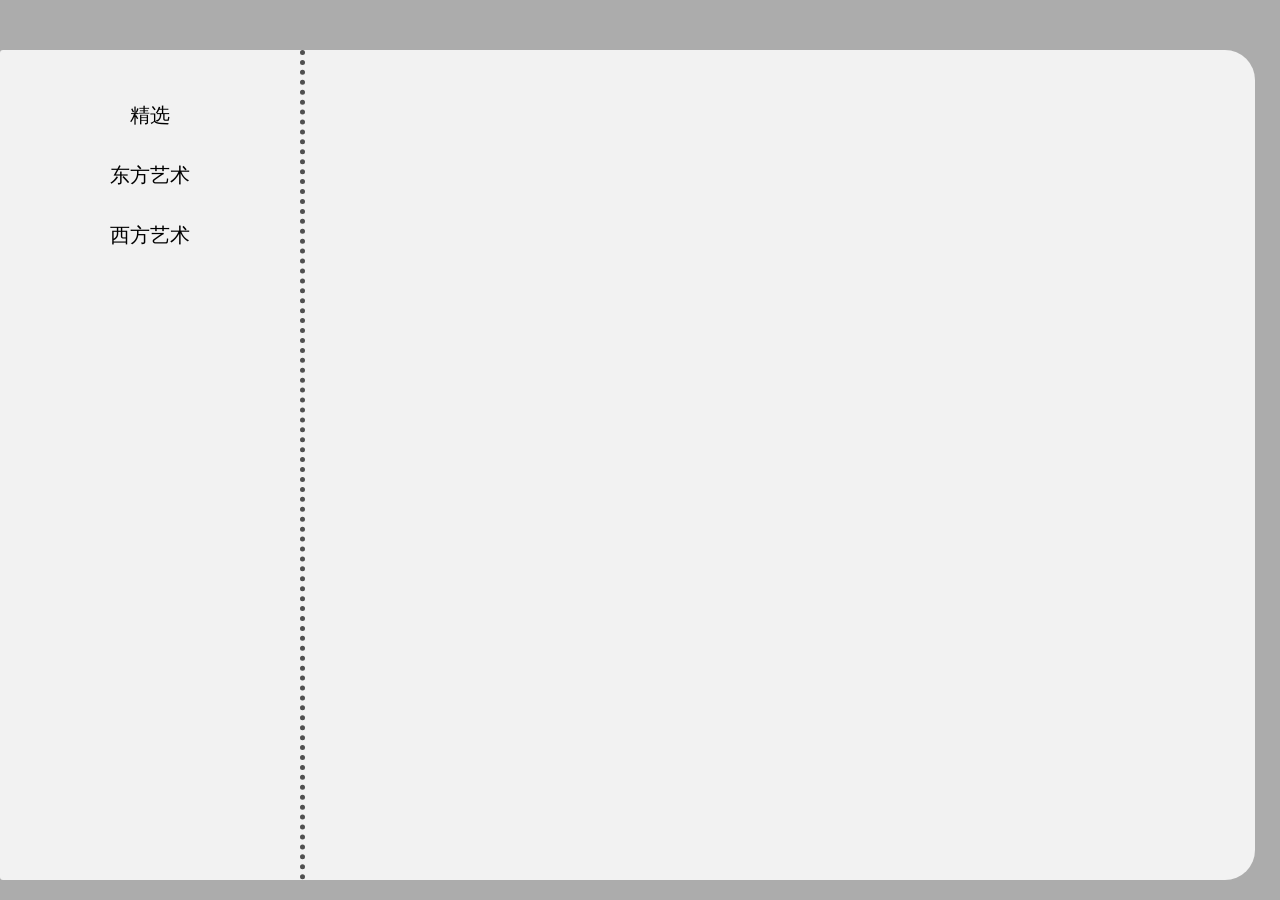
<file: Artico/index.html>
<!DOCTYPE html>
<html lang="zh-CN">

<head>
    <meta charset="UTF-8">
    <meta http-equiv="X-UA-Compatible" content="IE=edge">
    <meta name="viewport" content="width=device-width, initial-scale=1.0">
    <title>Artico</title>
    <link rel="stylesheet" href="css/style.css">
    <script src="js/js-index.js"></script>
</head>

<body>
    <div class="main w">
        <div class="left">
            <button>精选</button>
            <button class="a_e">东方艺术</button>
            <button class="a_w">西方艺术</button>
        </div>
        <div class="center">
            <ul class="east">
            </ul>
            <ul class="west">
            </ul>
        </div>
    </div>
</body>

</html>
</file>
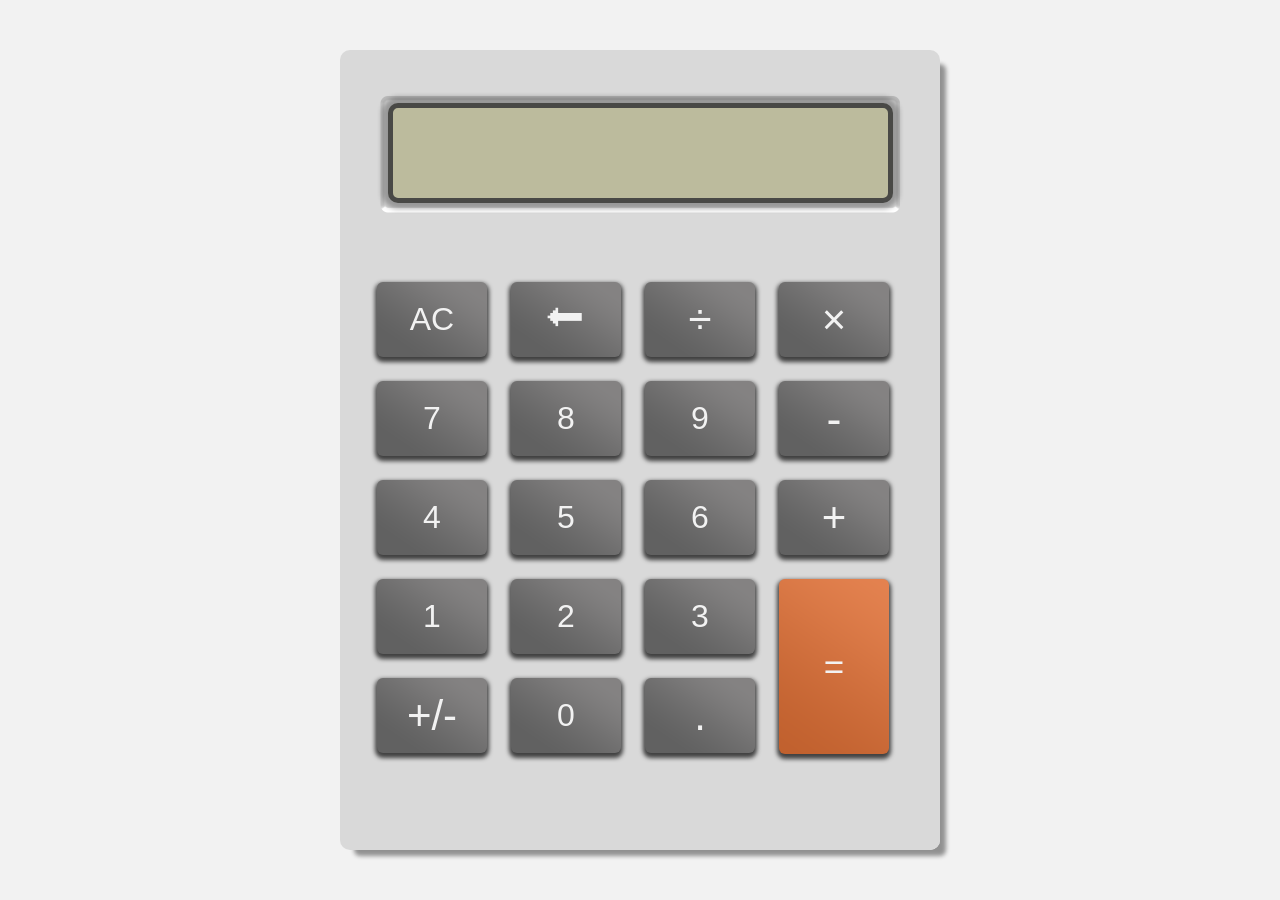
<file: 在线计算器/index.html>
<!DOCTYPE html>
<html lang="zh-CN">

<head>
    <meta charset="UTF-8">
    <meta http-equiv="X-UA-Compatible" content="IE=edge">
    <meta name="viewport" content="width=device-width, initial-scale=1.0">
    <title>在线计算器</title>
    <style>
        @font-face {
            font-family: "SketchRockwell";
            src: url(DIGITAL-Regular.ttf);
        }

        * {
            margin: 0;
            padding: 0;
            border: 0;
        }

        li {
            list-style: none;
        }

        body {
            background-color: #f2f2f2;
        }

        .box {
            position: relative;
            margin: 50px auto;
            width: 600px;
            height: 800px;
        }

        .box img {
            width: 600px;
            height: 800px;
            border-radius: 10px;
            box-shadow: 10px 10px 4px -4px rgba(0, 0, 0, .4);
        }

        .output {
            position: absolute;
            left: 48px;
            top: 53px;
        }

        .output input {
            border: 5px rgba(61, 61, 61, 0.9) solid;
            width: 495px;
            height: 90px;
            outline: none;
            background-color: #bcbb9d;
            border-radius: 10px;
            box-shadow: 0px 0px 5px 6px rgb(0 0 0 / .3);
            text-align: right;
            font-size: 52px;
            color: rgba(31, 30, 30, 0.8);
            font-family: "SketchRockwell";
        }

        .button {
            position: absolute;
            left: 25px;
            top: 220px;
            width: 560px;
            height: 600px;
        }

        .button li button {
            float: left;
            margin: 12px;
            width: 110px;
            height: 75px;
            font-size: 32px;
            color: #f2f2f2;
            background-image: url(img/num.png);
            background-position: center;
            border-radius: 6px;
            box-shadow: 0px 3px 4px 2px rgba(0, 0, 0, .7);
        }

        .button .select {
            float: right;
            width: 110px;
            height: 175px;
            margin-right: 36px;
            font-size: 35px;
            background-image: url(img/=.png);
            background-position: center;
            border-radius: 6px;
            box-shadow: 0px 3px 4px 2px rgba(0, 0, 0, .7);
        }

        button:active {
            background-image: none !important;
            background-color: #616161;
            box-shadow: 0px 3px 8px 4px rgba(0, 0, 0, .2) inset !important;
        }

        .select:active {
            background-image: none !important;
            background-color: #c1612e;
            box-shadow: 0px 3px 8px 4px rgba(0, 0, 0, .2) inset !important;
        }
    </style>
</head>

<body>
    <div class="box">
        <img src="img/input.png">
        <div class="output">
            <input value="" disabled="disabled">
        </div>
        <div class="button">
            <ul>
                <li><button class="clear">AC</button></li>
                <!--0-->
                <li><button class="back" style="font-size: 42px;">⬅</button></li>
                <!--1-->
                <li><button class="operator" style="font-size: 42px;">÷</button></li>
                <!--2-->
                <li><button class="operator" style="font-size: 42px;">×</button></li>
                <!--3-->
                <li><button class="num">7</button></li>
                <!--4-->
                <li><button class="num">8</button></li>
                <!--5-->
                <li><button class="num">9</button></li>
                <!--6-->
                <li><button class="operator" style="font-size: 45px;">-</button></li>
                <!--7-->
                <li><button class="num">4</button></li>
                <!--8-->
                <li><button class="num">5</button></li>
                <!--9-->
                <li><button class="num">6</button></li>
                <!--10-->
                <li><button class="operator" style="font-size: 42px;">+</button></li>
                <!--11-->
                <li><button class="num">1</button></li>
                <!--12-->
                <li><button class="num">2</button></li>
                <!--13-->
                <li><button class="num">3</button></li>
                <!--14-->
                <li><button class="select">=</button></li>
                <!--15-->
                <li><button class="change" style="font-size: 42px;">+/-</button></li>
                <!--16-->
                <li><button class="num">0</button></li>
                <!--17-->
                <li><button class="num" style="font-size: 42px;">.</button></li>
                <!--18-->
            </ul>
        </div>
    </div>
    <script>
        var output = document.querySelector('input')
        var ul = document.querySelector('ul')
        var button = ul.querySelectorAll('button')
        var num = ul.querySelectorAll('.num')
        //第一个数
        var numValue1 = ''
        //第二个数
        var numValue2 = ''
        //操作符
        var opear = ''
        for (var j = 0; j < num.length; j++) {
            num[j].onclick = function () {
                if (opear == '') {
                    numValue1 += this.innerText
                    output.value = numValue1
                } else {
                    numValue2 += this.innerText
                    output.value = numValue1 + opear + numValue2
                }
            }
        }
        num[10].onclick = function () {
            if (opear == '') {
                numValue1 += this.innerText
                output.value = numValue1
            } else {
                numValue2 += this.innerText
                output.value = numValue1 + opear + numValue2
            }
            this.disabled = 'disabled'
        }
        var operators = ul.querySelectorAll('.operator')
        for (i = 0; i < operators.length; i++) {
            operators[i].onclick = function () {
                if (numValue1 !== '') {
                    opear = this.innerText
                    output.value = numValue1 + opear
                    num[10].disabled = ''
                }
            }
        }
        var result = ul.querySelector('.select')
        result.onclick = function () {
            var one = parseFloat(numValue1)
            if (numValue2 !== '') {
                var two = parseFloat(numValue2)
            } else {
                two = parseFloat(numValue1)
            }
            var r = null
            switch (opear) {
                case '+':
                    r = one + two
                    break
                case '-':
                    r = one - two
                    break
                case '×':
                    r = one * two
                    break
                case '÷':
                    if (two == 0) {
                        alert('除数不能为0')
                    } else {
                        r = one / two
                    } break
            }
            numValue1 = r
            numValue2 = ''
            output.value = r
            console.log(one, two);
        }
        var back = ul.querySelector('.back')
        back.onclick = function () {
            if (numValue1.length !== 1 && numValue2 == '' && opear == '') {
                numValue1 = numValue1.substring(0, numValue1.length - 1)
                output.value = numValue1
            } else if (numValue1.length == 1 && opear == '' && numValue2 == '') {
                numValue1 = ''
                output.value = numValue1
            } else if (opear !== '' && numValue2 == '') {
                opear = ''
                output.value = numValue1
            } else if (numValue2.length !== 1) {
                numValue2 = numValue2.substring(0, numValue1.length - 1)
                output.value = numValue1 + opear + numValue2
            } else if (numValue2.length == 1) {
                numValue2 = ''
                output.value = numValue1 + opear
            }
        }
        var change = ul.querySelector('.change')
        change.onclick = function () {
            if (numValue2 == '') {
                numValue1 = -1 * numValue1
                output.value = numValue1
            } else {
                numValue2 = -1 * numValue2
                output.value = numValue1 + opear + numValue2
            }
        }
        var clear = ul.querySelector('.clear')
        clear.onclick = function () {
            numValue1 = ''
            numValue2 = ''
            opear = ''
            output.value = '0'
            num[10].disabled = ''
        }
    </script>
</body>

</html>
</file>
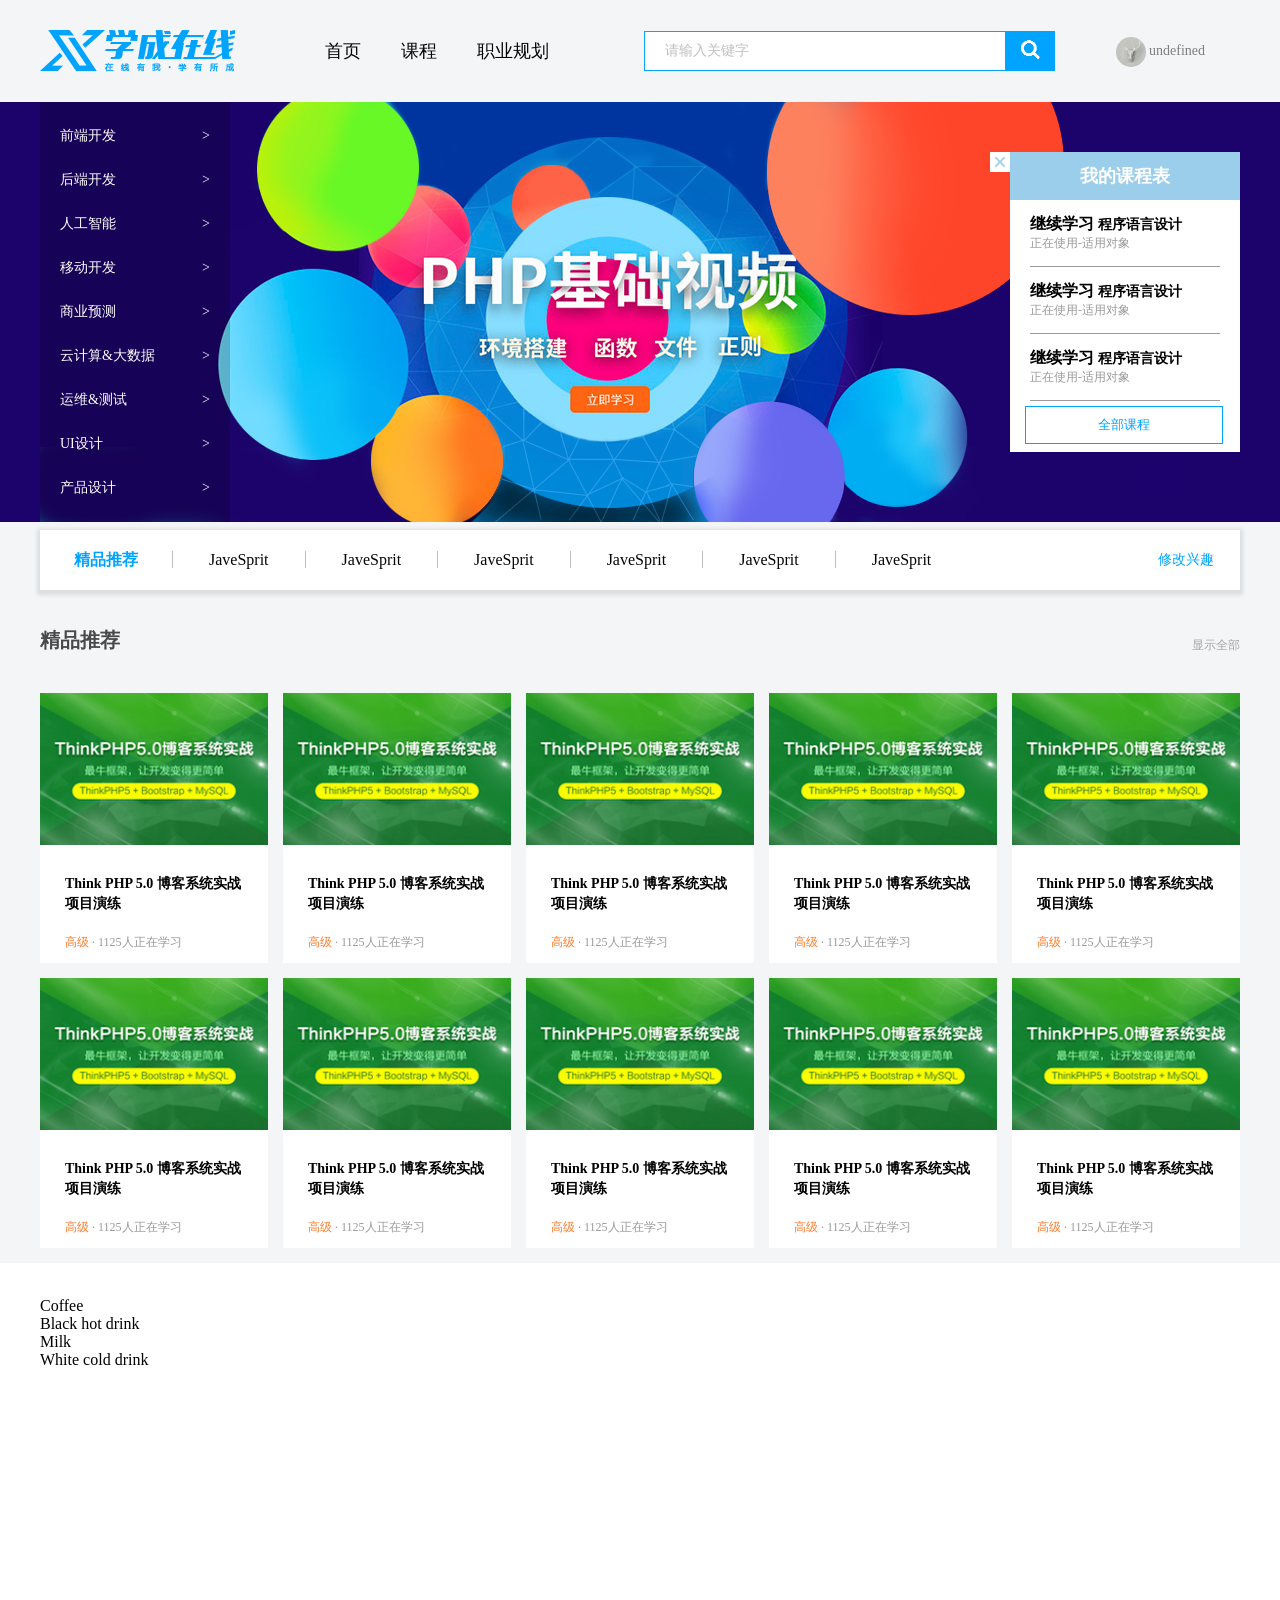
<file: 学成网首页/index.html>
<!DOCTYPE html>
<html>

<head>
    <title>学成在线首页</title>
    <link rel="stylesheet" href="style.css">
</head>

</html>

<body>
    <div class="header w">
        <div class="logo">
            <img src="img/学成在线.png">
        </div>
        <div class="nav">
            <ul>
                <li><a href="#">首页</a></li>
                <li><a href="#">课程</a></li>
                <li><a href="#">职业规划</a></li>
            </ul>
        </div>
        <div class="search">
            <input id="search" type=txet value="请输入关键字">
            <button><img src="img/fa-search.png"></button>
        </div>
        <div class="user">
            <img src="img/user.jpg" align="middle">
            <span>DeepMind</span>
        </div>
    </div>
    <div class="banner">
        <div class="w">
            <div class="subnav">
                <li><a href="#">前端开发<span>></span></a>
                    <ul class="nextnav">
                        <li><a href="#">二级菜单开发</a></li>
                        <li><a href="#">二级开发</a></li>
                        <li><a href="#">二级菜单开发</a></li>
                        <li><a href="#">二级开发</a></li>
                        <li><a href="#">二级菜单开发</a></li>
                        <li><a href="#">二菜开发</a></li>
                        <li><a href="#">二级单开发</a></li>
                        <li><a href="#">二级菜单开发</a></li>
                        <li><a href="#">菜单</a></li>
                    </ul>
                </li>
                <li><a href="#">后端开发<span>></span></a>
                    <ul class="nextnav">
                        <li><a href="#">二单开发</a></li>
                        <li><a href="#">级开发</a></li>
                        <li><a href="#">二菜单开发</a></li>
                        <li><a href="#">二级开刷动啊发</a></li>
                        <li><a href="#">二级单开发</a></li>
                        <li><a href="#">菜发</a></li>
                        <li><a href="#">二单开发</a></li>
                        <li><a href="#">菜单开是大发</a></li>
                        <li><a href="#">菜是单</a></li>
                    </ul>
                </li>
                <li><a href="#">人工智能<span>></span></a></li>
                <li><a href="#">移动开发<span>></span></a></li>
                <li><a href="#">商业预测<span>></span></a></li>
                <li><a href="#">云计算&大数据<span>></span></a></li>
                <li><a href="#">运维&测试<span>></span></a></li>
                <li><a href="#">UI设计<span>></span></a></li>
                <li><a href="#">产品设计<span>></span></a></li>
            </div>
            <div class="course">
                <div class="closeCourse">
                    <button>×</button>
                </div>
                <h2>我的课程表</h2>
                <div class="bd">
                    <ul>
                        <li><a href="#">
                                <h2>继续学习<span>&nbsp程序语言设计</span></h2>
                                <p>正在使用-适用对象</p>
                            </a></li>
                        <li><a href="#">
                                <h2>继续学习<span>&nbsp程序语言设计</span></h2>
                                <p>正在使用-适用对象</p>
                            </a></li>
                        <li><a href="#">
                                <h2>继续学习<span>&nbsp程序语言设计</span></h2>
                                <p>正在使用-适用对象</p>
                            </a></li>
                    </ul>
                    <button>全部课程</button>
                </div>
            </div>

        </div>
    </div>
    <div class="goods w">
        <h3>精品推荐</h3>
        <ul>
            <li><a href="#">JaveSprit</a></li>
            <li><a href="#">JaveSprit</a></li>
            <li><a href="#">JaveSprit</a></li>
            <li><a href="#">JaveSprit</a></li>
            <li><a href="#">JaveSprit</a></li>
            <li><a href="#">JaveSprit</a></li>
        </ul>
        <div class="mod">
            <a href="#">修改兴趣</a>
        </div>
    </div>
    <div class="box-hd w">
        <h3>精品推荐</h3>
        <a href="#">显示全部</a>
    </div>
    <div class="list w">
        <ul class="clearfix">
            <a href="#">
                <li><img src="img/图层133.png" alt="推荐图">
                    <div class="text">
                        <h4>Think PHP 5.0 博客系统实战项目演练</h4>
                        <p>高级<span>&nbsp·&nbsp1125人正在学习</span></p>
                    </div>
                </li>
            </a>
            <a href="#">
                <li><img src="img/图层133.png" alt="推荐图">
                    <div class="text">
                        <h4>Think PHP 5.0 博客系统实战项目演练</h4>
                        <p>高级<span>&nbsp·&nbsp1125人正在学习</span></p>
                    </div>
                </li>
            </a>
            <a href="#">
                <li><img src="img/图层133.png" alt="推荐图">
                    <div class="text">
                        <h4>Think PHP 5.0 博客系统实战项目演练</h4>
                        <p>高级<span>&nbsp·&nbsp1125人正在学习</span></p>
                    </div>
                </li>
            </a>
            <a href="#">
                <li><img src="img/图层133.png" alt="推荐图">
                    <div class="text">
                        <h4>Think PHP 5.0 博客系统实战项目演练</h4>
                        <p>高级<span>&nbsp·&nbsp1125人正在学习</span></p>
                    </div>
                </li>
            </a>
            <a href="#">
                <li><img src="img/图层133.png" alt="推荐图">
                    <div class="text">
                        <h4>Think PHP 5.0 博客系统实战项目演练</h4>
                        <p>高级<span>&nbsp·&nbsp1125人正在学习</span></p>
                    </div>
                </li>
            </a>
            <a href="#">
                <li><img src="img/图层133.png" alt="推荐图">
                    <div class="text">
                        <h4>Think PHP 5.0 博客系统实战项目演练</h4>
                        <p>高级<span>&nbsp·&nbsp1125人正在学习</span></p>
                    </div>
                </li>
            </a>
            <a href="#">
                <li><img src="img/图层133.png" alt="推荐图">
                    <div class="text">
                        <h4>Think PHP 5.0 博客系统实战项目演练</h4>
                        <p>高级<span>&nbsp·&nbsp1125人正在学习</span></p>
                    </div>
                </li>
            </a>
            <a href="#">
                <li><img src="img/图层133.png" alt="推荐图">
                    <div class="text">
                        <h4>Think PHP 5.0 博客系统实战项目演练</h4>
                        <p>高级<span>&nbsp·&nbsp1125人正在学习</span></p>
                    </div>
                </li>
            </a>
            <a href="#">
                <li><img src="img/图层133.png" alt="推荐图">
                    <div class="text">
                        <h4>Think PHP 5.0 博客系统实战项目演练</h4>
                        <p>高级<span>&nbsp·&nbsp1125人正在学习</span></p>
                    </div>
                </li>
            </a>
            <a href="#">
                <li><img src="img/图层133.png" alt="推荐图">
                    <div class="text">
                        <h4>Think PHP 5.0 博客系统实战项目演练</h4>
                        <p>高级<span>&nbsp·&nbsp1125人正在学习</span></p>
                    </div>
                </li>
            </a>
        </ul>
    </div>
    <div class="footer">
        <div class="w">
            <dl>
                <dt>Coffee</dt>
                <dd>Black hot drink</dd>
                <dt>Milk</dt>
                <dd>White cold drink</dd>
            </dl>
        </div>
    </div>
    <script src="script.js"></script>
</body>
</file>
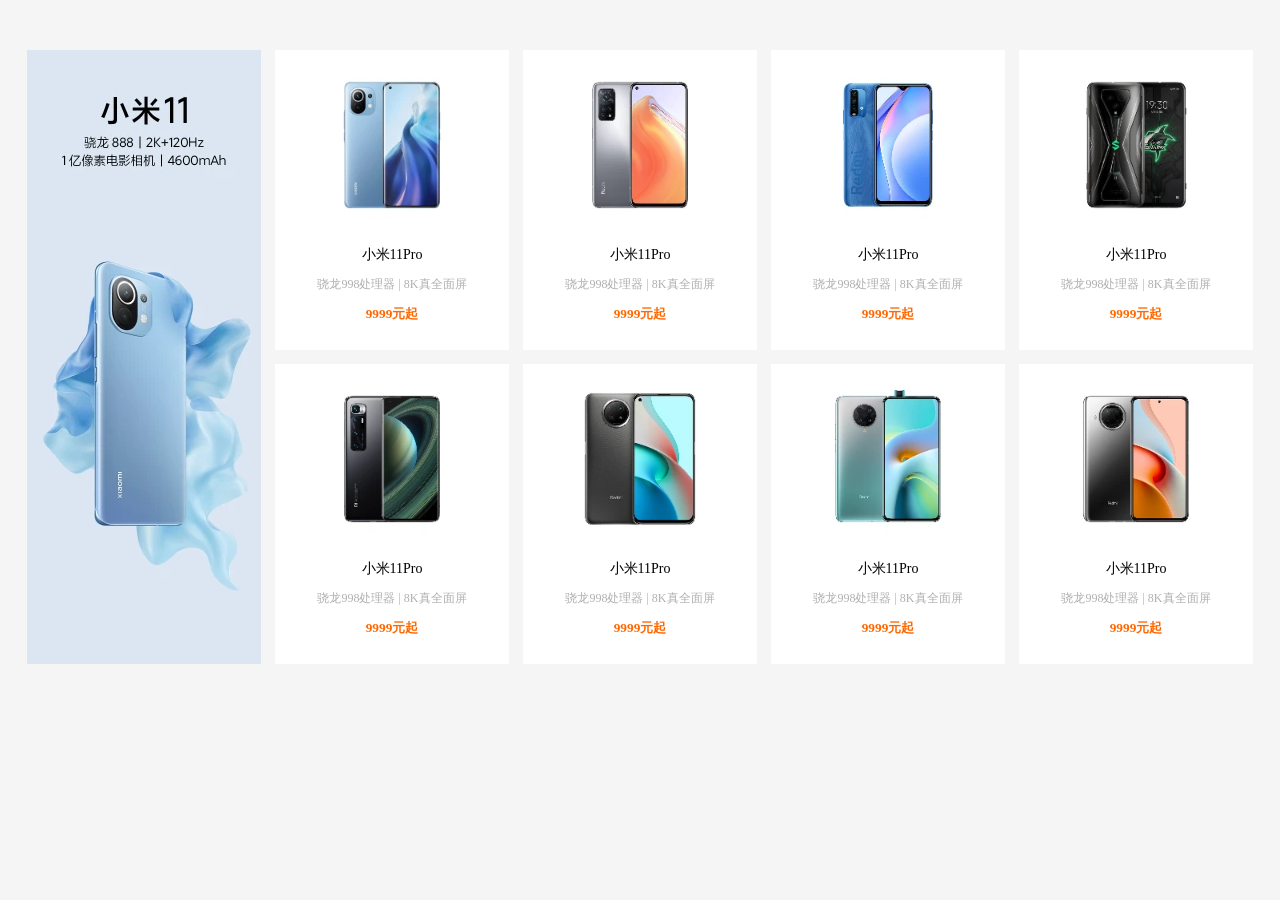
<file: 小米首页/index.html>
<html>
<head>
    <style>
        *{
            margin: 0;
            padding: 0;
        }
        body{
            background-color: #f5f5f5;
        }
        .box{
            width: 1226px;
            height: 614px;
            background-color:#f5f5f5;
            margin: 50px auto;
        }
        .left{
            float: left;
            width: 234px;
            height: 614px;
        }
        .left:hover{
            box-shadow:-10px 10px 15px -4px rgba(0,0,0,.2);
        }
        .right{
            float: left;
            width: 992px;
            height: 614px;
            background-color:#f5f5f5;
        }
        .right>div{
            float: left;
            width: 234px;
            height: 300px;
            background-color: #fff;
            margin-left:14px;
            margin-bottom: 14px;
            text-align: center;
        }
        .right>div:hover{
            box-shadow:10px 10px 20px -4px rgba(39, 39, 39, 0.1);
        }
        .right img{
            width: 160px;
            height: 160px;
            margin: 15px 37px;
        }
        h4{
            font-size: 14px;
            font-weight: 400;
            margin-top: 6px;
        }
        p{
            font-size: 12px;
            margin-top: 12px;
            margin-bottom: 12px;
            color: #b0b0b0;
        }
        em{
            font-style: normal;
            color: #b0b0b0;
        }
        h5{
            color: #ff6700;
        }

    </style>
</head>

<body>
    <div class="box">
        <div class="left">
            <a href="#">
            <img src="img/5.jpg" alt="">
            </a>
        </div>
        <div class="right">
            <div>
                <a href="#">
                    <img src="img/1.jpg" alt=""></a>
                    <h4>小米11Pro</h4>
                    <p>骁龙998处理器
                    <em>|</em>
                    <span>8K真全面屏</span></p>
                    <h5>9999元起</h5>
            </div>
            <div>
                <a href="#">
                    <img src="img/2.jpg" alt=""></a>
                    <h4>小米11Pro</h4>
                    <p>骁龙998处理器
                    <em>|</em>
                    <span>8K真全面屏</span></p>
                    <h5>9999元起</h5>
            </div>
            <div>
                <a href="#">
                    <img src="img/3.jpg" alt=""></a>
                    <h4>小米11Pro</h4>
                    <p>骁龙998处理器
                    <em>|</em>
                    <span>8K真全面屏</span></p>
                    <h5>9999元起</h5>
            </div>
            <div>
                <a href="#">
                    <img src="img/4.jpg" alt=""></a>
                    <h4>小米11Pro</h4>
                    <p>骁龙998处理器
                    <em>|</em>
                    <span>8K真全面屏</span></p>
                    <h5>9999元起</h5>
            </div>
            <div>
                <a href="#">
                    <img src="img/6.jpg" alt=""></a>
                    <h4>小米11Pro</h4>
                    <p>骁龙998处理器
                    <em>|</em>
                    <span>8K真全面屏</span></p>
                    <h5>9999元起</h5>
            </div>
            <div>
                <a href="#">
                    <img src="img/7.jpg" alt=""></a>
                    <h4>小米11Pro</h4>
                    <p>骁龙998处理器
                    <em>|</em>
                    <span>8K真全面屏</span></p>
                    <h5>9999元起</h5>
            </div>
            <div>
                <a href="#">
                    <img src="img/8.jpg" alt=""></a>
                    <h4>小米11Pro</h4>
                    <p>骁龙998处理器
                    <em>|</em>
                    <span>8K真全面屏</span></p>
                    <h5>9999元起</h5>
            </div>
            <div>
                <a href="#">
                    <img src="img/9.jpg" alt=""></a>
                    <h4>小米11Pro</h4>
                    <p>骁龙998处理器
                    <em>|</em>
                    <span>8K真全面屏</span></p>
                    <h5>9999元起</h5>
            </div>
        </div>
    </div>
</body>
</html>
</file>
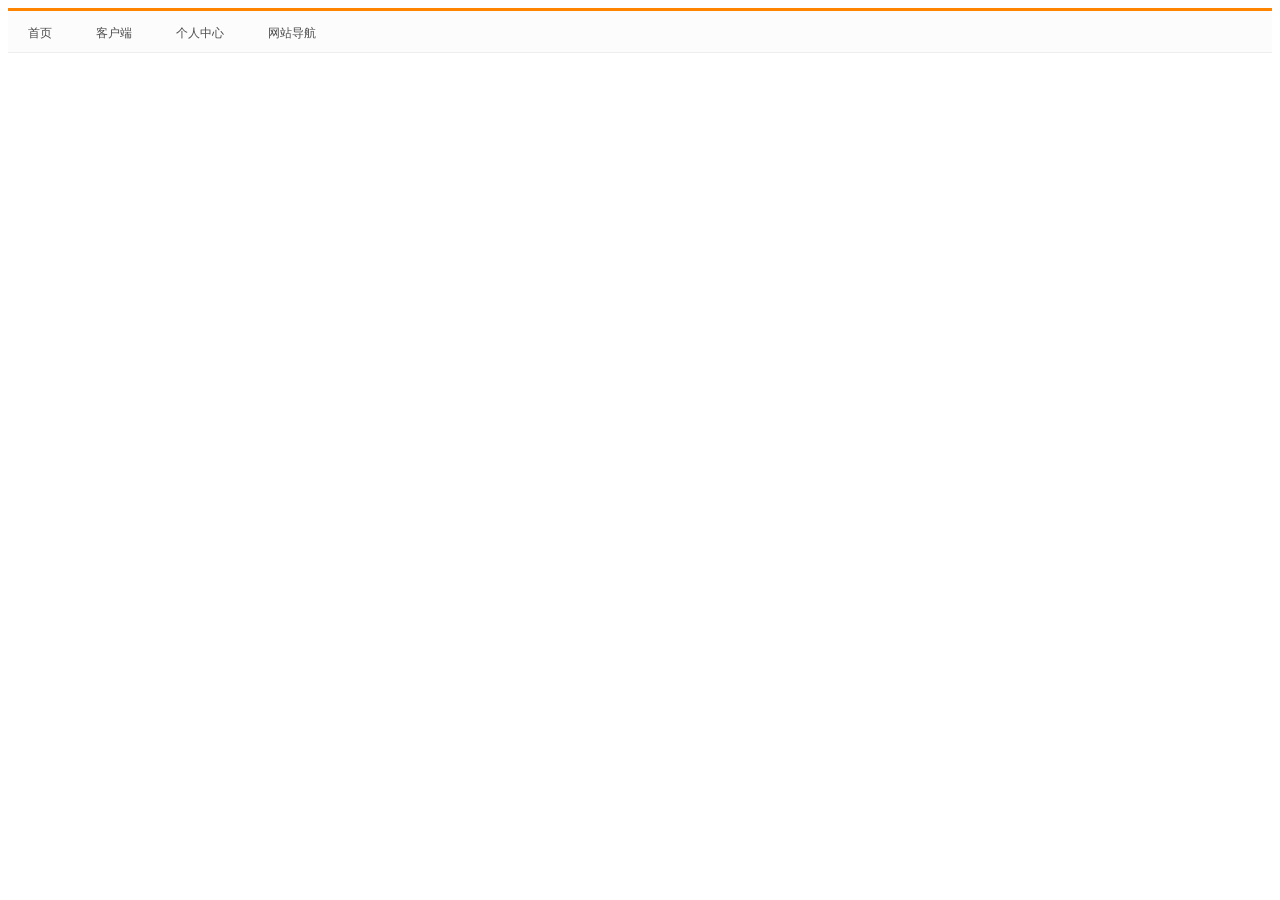
<file: 新浪首页/index.html>
<!DOCTYPE html>
<html lang="cn">
<head>
    <meta charset="UTF-8">
    <title> 新浪</title>
    <link rel="stylesheet" href=css/style.css>
</head>
<body>
    <div class="tittle">
        <a href="#">首页</a>
        <a href="#">客户端</a>
        <a href="#">个人中心</a>
        <a href="#">网站导航</a>
    </div>
</body>
</file>
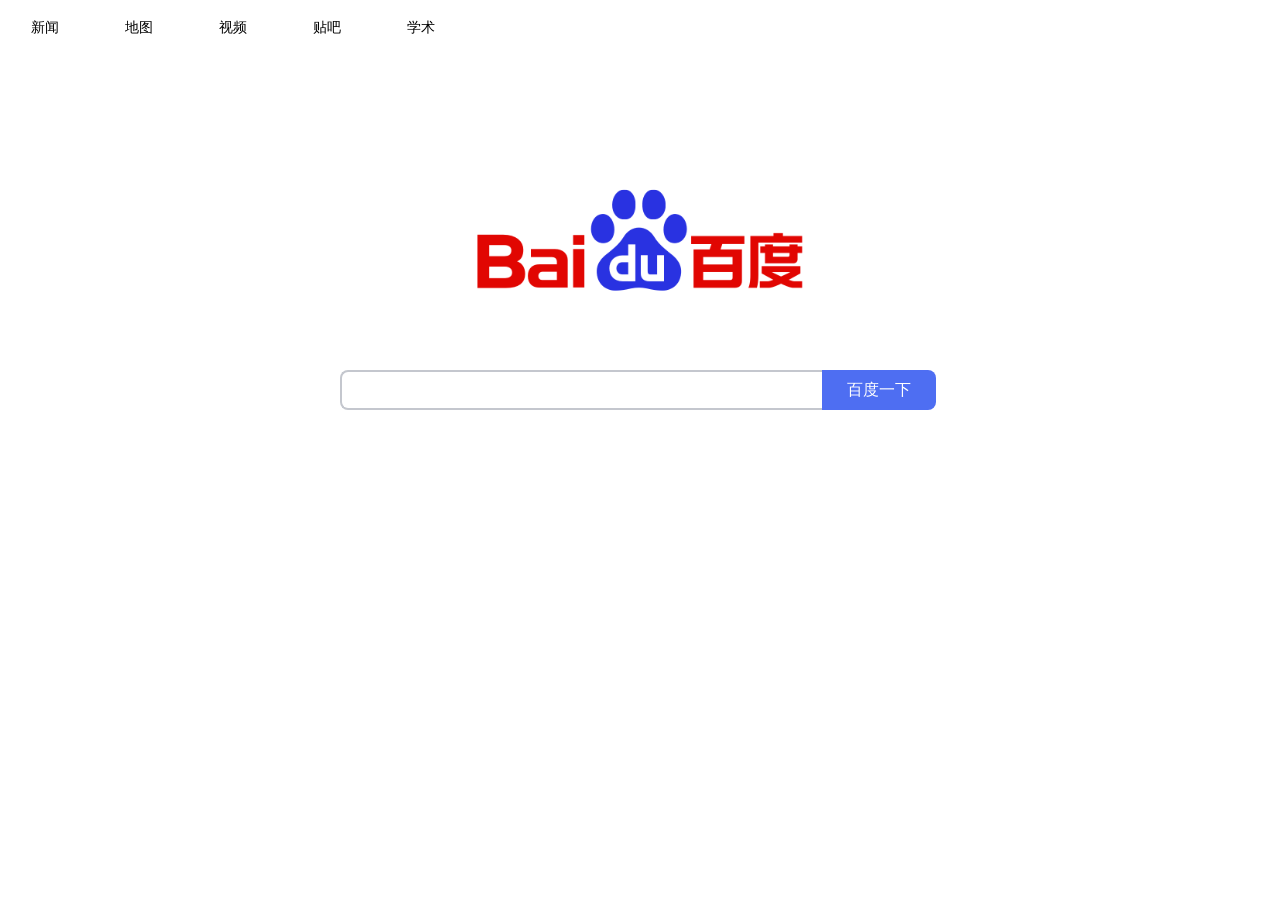
<file: 百度/index.html>
<!DOCTYPE html>
<html lang="cn">
<head>
    <meta charset="UTF-8">
    <title>百度</title>
    <link rel="stylesheet" href=css/style.css>
</head>
<body>
<div class="header">
    <div class="list">
    <a href="http://news.baidu.com"target="_blank">新闻</a>
    <a href="https://map.baidu.com/@12735043.78,4289480.73,12z"target="_blank">地图</a>
    <a href="https://haokan.baidu.com/?sfrom=baidu-top" target="_blank">视频</a>
    <a href="http://tieba.baidu.com/" target="_blank">贴吧</a>
    <a href="https://xueshu.baidu.com/" target="_blank">学术</a>
    </div>
    <div class="weather">
    <iframe width="280" scrolling="no" height="60px" frameborder="0" allowtransparency="true" src="http://i.tianqi.com/index.php?c=code&id=34&icon=1&num=3"></iframe>
    </div>
</div>    
<div class="body">
    <div class="logo">
        <a href="http://www.baidu.com" target="_blank" title="首页">
        <img src=css/img/1.png alt="百度一下 你就知道">
        </a>
    </div>  
    <div class="search">
        <div class="left">
            <input class=input type="text">
        </div>
        <div class="right">
            <input class=submit type="submit" value="百度一下">
        </div>
    </div>
</div>    
</body>
</file>
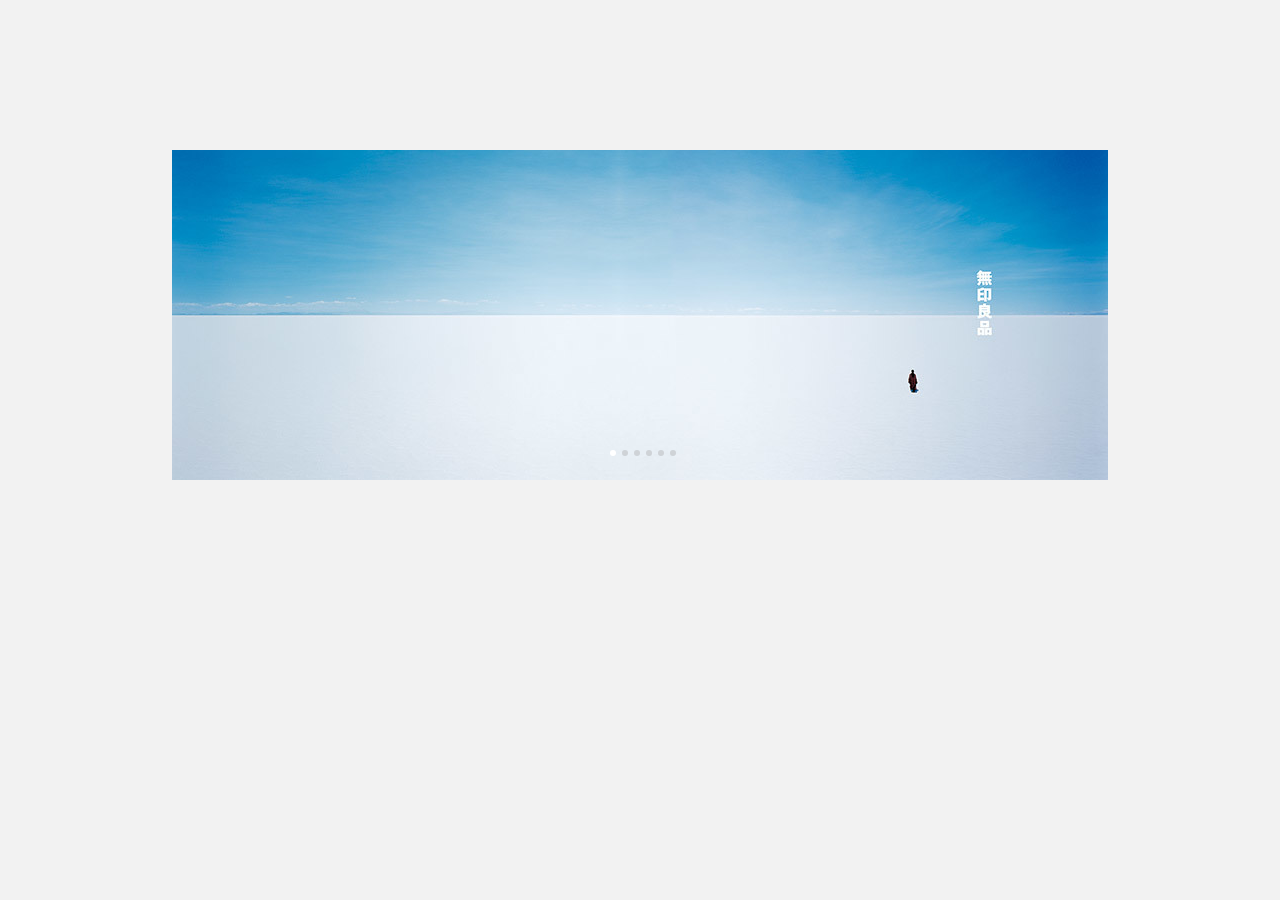
<file: 轮播图模块/index.html>
<!DOCTYPE html>
<html lang="zh-CN">

<head>
    <meta charset="UTF-8">
    <meta http-equiv="X-UA-Compatible" content="IE=edge">
    <meta name="viewport" content="width=device-width, initial-scale=1.0">
    <title>Document</title>
    <style>
        * {
            margin: 0;
            padding: 0;
        }

        a {
            text-decoration: none;
        }

        li {
            list-style: none;
        }

        body {
            padding-top: 150px;
            background-color: #f2f2f2;
        }

        .banner {
            position: relative;
            width: 936px;
            height: 330px;
            margin: auto;
            overflow: hidden;
        }

        .banner ul {
            position: absolute;
            left: 0;
            top: 0;
            width: 700%;
        }

        .banner ul li {
            float: left;
        }

        .banner ul li img {
            width: 936px;
        }

        .pre,
        .next {
            display: none;
            position: absolute;
            top: 150px;
            width: 30px;
            height: 30px;
            text-align: center;
            font-size: 30px;
        }

        .pre a,
        .next a {
            color: #c0c0c0;
        }

        .pre {
            left: 0;
        }

        .pre a:hover,
        .next a:hover {
            color: #ffff;
        }

        .next {
            right: 0;
        }

        .circle {
            position: absolute;
            bottom: 20px;
            left: 50%;
            width: 100px;
            margin-left: -50px;
            text-align: center;
        }

        .circle li {
            display: inline-block;
            width: 6px;
            height: 6px;
            margin-left: 6px;
            border-radius: 50%;
            background-color: rgba(148, 145, 145, 0.3);
        }

        .circle .select {
            background-color: #fff;
        }
    </style>
    <script src="js/animate.js"></script>
    <script src="js/index-js.js"></script>
</head>

<body>
    <div class="banner">
        <ul>
            <li><img src="img/无印良品地平线海报1.jpg"></li>
            <li><img src="img/无印良品地平线海报2.jpg"></li>
            <li><img src="img/无印良品地平线海报3.jpg"></li>
            <li><img src="img/无印良品地平线海报4.jpg"></li>
            <li><img src="img/无印良品地平线海报5.jpg"></li>
            <li><img src="img/无印良品地平线海报6.jpg"></li>
        </ul>
        <div class="pre">
            <a href="javascript:;">&lt;</a>
        </div>
        <div class="next">
            <a href="javascript:;">&gt;</a>
        </div>
        <ol class="circle">
        </ol>
    </div>
</body>

</html>
</file>
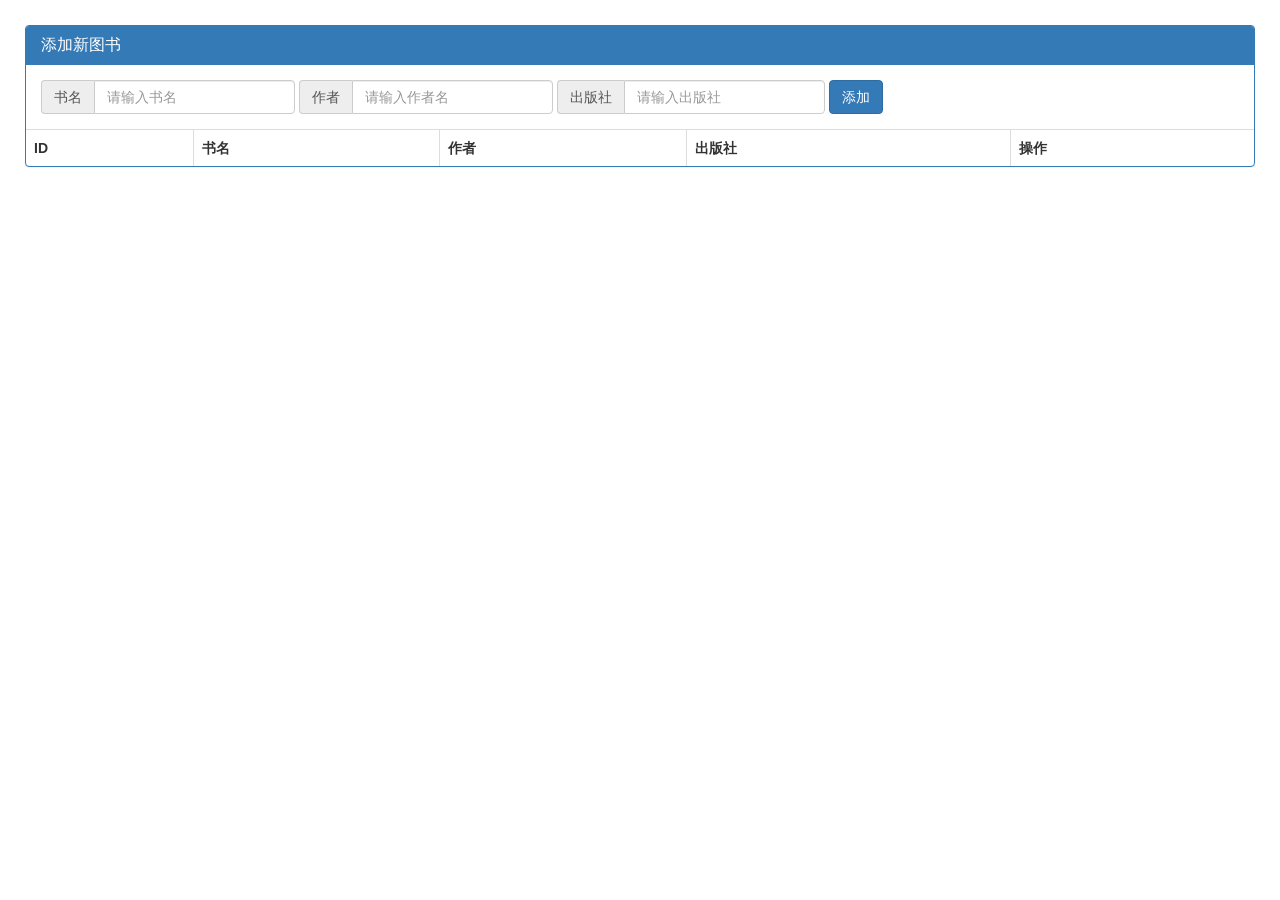
<file: Ajax/图书管理系统.html>
<!DOCTYPE html>
<html lang="zh-CN">

<head>
    <meta charset="UTF-8">
    <meta http-equiv="X-UA-Compatible" content="IE=edge">
    <meta name="viewport" content="width=device-width, initial-scale=1.0">
    <title>Document</title>
    <link rel="stylesheet" href="../lib/bootstrap-3.4.1-dist/css/bootstrap.min.css">
    <script src="../jQuery.js"></script>
    <script>
        $(function () {
            getBooksList()
            function getBooksList () {
                $.get('http://www.liulongbin.top:3006/api/getbooks', function (rel) {
                    if (rel.status !== 200) return alert(rel.msg)
                    var raw = []
                    $.each(rel.data, function (i, item) {
                        raw.push('<tr><td>' + item.id + '</td><td>' + item.bookname + '</td><td>' + item.author + '</td><td>' + item.publisher + '</td><td><a href="javascript:;" class="del" data-id="' + item.id + '">删除</a></td></tr>')
                    })
                    // a链接需要用双引号
                    $('#bookBody').empty().append(raw.join(''))
                })
            }
            //删除图书操作
            // 通过代理的方式为动态创建出的a链接添加事件
            $('#bookBody').on('click', '.del', function () {
                var id = $(this).attr('data-id')
                $.get('http://www.liulongbin.top:3006/api/delbook', { 'id': id }, function (rel) {
                    if (rel.status !== 200) return alert(rel.msg)
                    getBooksList()
                })
            })
            // 添加图书操作
            $('.btn-add').on('click', function () {
                var bookName = $('#iptBookName').val()
                var author = $('#iptAuthor').val()
                var publisher = $('#iptPublisher').val()
                $.post('http://www.liulongbin.top:3006/api/addbook', { 'bookname': bookName, 'author': author, 'publisher': publisher }, function (rel) {
                    if (rel.status !== 201) return alert(rel.msg)
                    getBooksList()
                })
            })

        })
    </script>
</head>

<body style="padding: 25px;">

    <!-- panel面板 -->
    <div class="panel panel-primary">
        <div class="panel-heading">
            <h3 class="panel-title">添加新图书</h3>
        </div>
        <div class="panel-body form-inline">


            <div class="input-group">
                <div class="input-group-addon">书名</div>
                <input type="text" class="form-control" id="iptBookName" placeholder="请输入书名">
            </div>

            <div class="input-group">
                <div class="input-group-addon">作者</div>
                <input type="text" class="form-control" id="iptAuthor" placeholder="请输入作者名">
            </div>
            <div class="input-group">
                <div class="input-group-addon">出版社</div>
                <input type="text" class="form-control" id="iptPublisher" placeholder="请输入出版社">
            </div>
            <button class="btn btn-primary btn-add">添加</button>


        </div>
        <!-- 图书的表格 -->


        <table class="table table-bordered table-hover">
            <thead>
                <tr>
                    <th>ID</th>
                    <th>书名</th>
                    <th>作者</th>
                    <th>出版社</th>
                    <th>操作</th>
                </tr>
            </thead>
            <tbody id="bookBody">

            </tbody>
        </table>

</body>

</html>
</file>
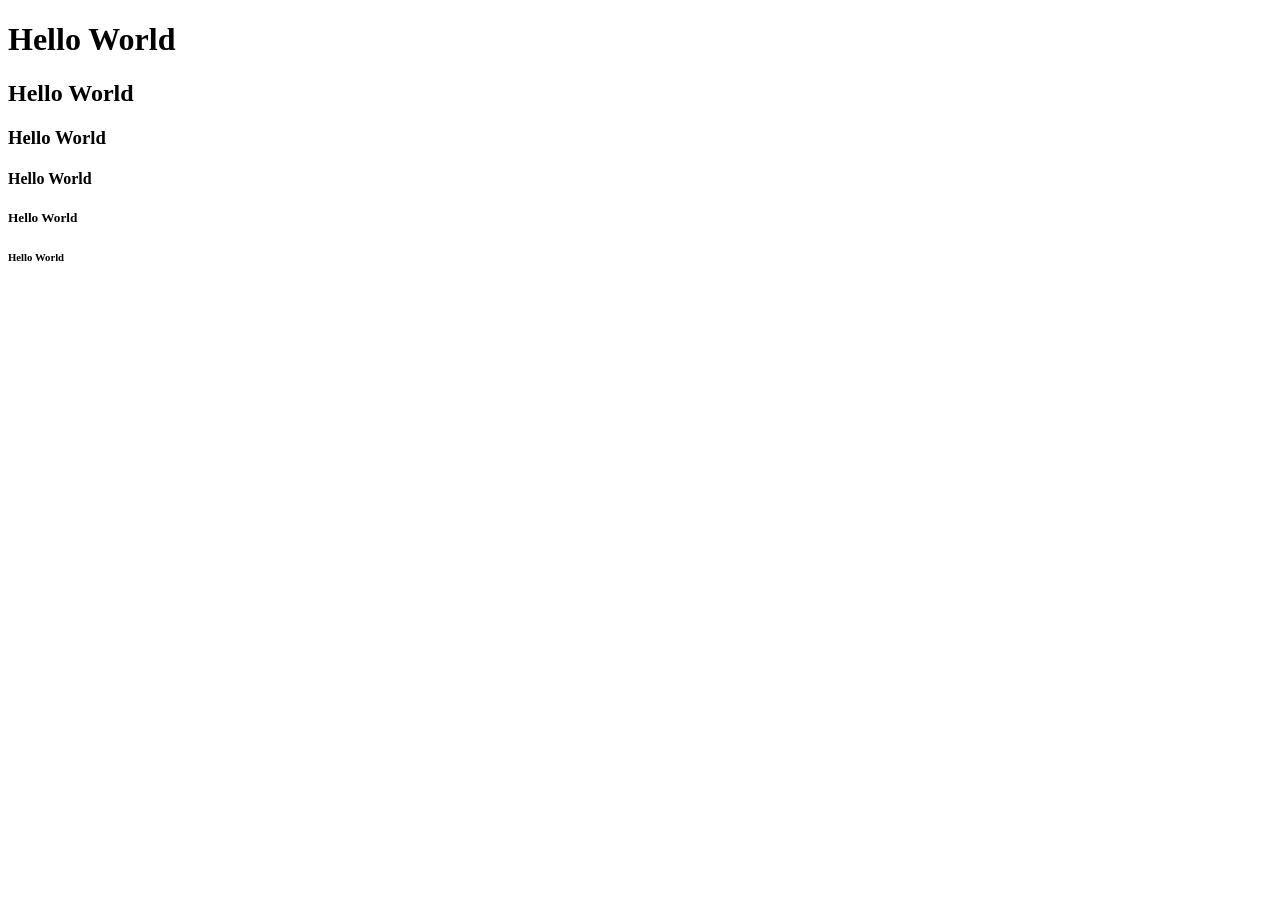
<file: JavaScript/01.html>
<!DOCTYPE html>
<html lang="zh">
<head>
    <meta charset="UTF-8">
    <meta http-equiv="X-UA-Compatible" content="IE=edge">
    <meta name="viewport" content="width=device-width, initial-scale=1.0">
    <title>Document</title>
    <script>
        //var username = prompt('请输入您的用户名');
        var year = prompt('您的出生年份是？');
        //alert('欢迎' + username + '访问');
        parseFloat(year)
        var age = (2021 - year);
        console.log(age);
        //console.log(username);
        if (age >= 18){
          alert('欢迎访问')
        } else {
          alert('不满足条件')
        }


    </script>
</head>
<body>
  <h1>Hello World</h1>
  <h2>Hello World</h2>
  <h3>Hello World</h3>
  <h4>Hello World</h4>  
  <h5>Hello World</h5>
  <h6>Hello World</h6>  
</body>
</html>
</file>
<file: Artico/css/style.css>
*{
    margin: 0;
    padding: 0;
}
li{
    list-style: none;
}
body{
    background-color: #acacac;
}
a{
    text-decoration: none;
    color: #333333;
}
a:hover{
    text-decoration: underline;
}
.w{
    margin: 0 auto;
    width: 1300px;
}
.main{
    margin-top: 50px;
}
.left{
    float: left;
    padding-top: 50px;
    border-right: dotted #505050 5px;
    width: 300px;
    height: 780px;
    text-align: center;
    background-color: #f2f2f2;
    color: #333333;
    border-radius: 3px 0 0 3px;
}
.left button{
    display: inline-block;
    margin-bottom: 30px;
    border: none;
    height: 30px;
    width: 200px;
    background-color: #f2f2f2;
    font-size: 20px;
    outline: none;
}
.left button:hover{
    text-decoration: underline;
}
.center{
    float: left;
    padding-top: 50px;
    padding-left: 50px;
    width: 900px;
    height: 780px;
    font-size: 18px;
    background-color: #f2f2f2;
    border-radius: 0 30px 30px 0;
}
.center .east{    
    display: none;
}
.center .west{
    display: none;
}
</file>
<file: 学成网首页/style.css>
*{
    margin: 0;
    padding: 0;
}
body{
    background-color: #f3f5f7;
}
a{
    text-decoration: none;
}
.w{
    width: 1200px;
    margin: auto;
}
.clearfix:before,.clearfix:after {
    content:"";
    display:table; 
  }
  .clearfix:after {
    clear:both;
  }
  .clearfix {
     *zoom:1;
  } 

li{
    list-style: none;
}
.header{
    height: 42px;
    margin: 30px auto;
}
.logo{
    float: left;
    width: 195px;
    height: 42px;
}
.nav{
    float: left;
    height: 42px;
    margin-left: 70px;
}
.nav ul li{
    float: left;
    margin: 0 10px;
}
.nav ul li a{
    display: block;
    height: 42px;
    padding: 0 10px;
    line-height: 42px;
    font-size: 18px;
    color: #050505;
}
.nav ul li a:hover{
    border-bottom: 2px solid #00a4ff;
    color:#00a4ff
}
.search{
    float: left;
    height: 42px;
    width: 411px;
    margin-left: 75px;
}
.search input{
    float: left;
    height: 38px;
    width: 340px;
    margin: 1px 0;
    padding-left: 20px;
    border: solid 1px #08a5fa;
    border-right: none;
    font-size: 14px;
    color: #bfbfbf;
    border-radius: 0px;
    outline: none;
}
.search button{
    float: left;
    width: 50px;
    height: 40px;
    margin: 1px 0;
    border: none;
    background-color: #00a4ff;
    outline: none;
    border-radius: 0px;
}
.search button:active{
    background-color: #0183c9;
}
.user{
    float:right;
    height: 42px;
    line-height: 42px;
    margin-right: 35px;
    font-size: 14px;
    color: #7e7e7f;
}
.user img{
    height: 30px;
    border-radius: 15px;
    margin-bottom: 6px;
}
.banner{
    height: 420px;
    background-color: #1c036c;
}
.banner .w{
    height: 420px;
    background: url(img/banner2.png) no-repeat top center;
}
.subnav{
    float: left;
    position: relative;
    width: 190px;
    height: 396px;
    padding: 12px 0;
    background-color: rgba(0,0,0,0.2);
}
.subnav>li>a{
    display: inline-block;
    width: 150px;
    height: 44px;
    padding: 0 20px;
    line-height: 44px;
    color: #ffffff;
    font-size: 14px;
}
.subnav>li>a span{
    float: right;
}
.subnav>li>a:hover{
    color: #00a4ff;
    background-color: rgba(0,0,0,0.3);
}
.subnav .nextnav{
  display: none;
  position: absolute;
  left: 190px;
  top: 0;
  width: 600px;
  height: 420px;
  background-color: rgba(0,0,0,0.2);
}
.subnav>li:hover .nextnav{
    display: block;
}
.banner .subnav .nextnav li {
  display: inline-block;
  float: left;
  padding-right: 30px;
  padding-top: 20px;
}
.banner .subnav .nextnav li a{
    font-size: 14px;
    word-spacing: 10px;
    font-weight:lighter;
    color: rgba(255, 255, 255, 0.925);
}
.banner .subnav .nextnav li a:hover{
    color: #00a4ff;
}
.course{
  position: relative;
    float: right;
    height: 300px;
    width: 230px;
    margin-top: 50px;
    background-color: #fff;
}
.closeCourse button{
  position:absolute;
  left: -20px;
  height: 20px;
  width: 20px;
  border: none;
  font-size: 24px;
  text-align: center;
  line-height: 20px;
  color: #9bceea;
  background-color: #fff;
  outline: none; 
  border-radius: 0px;
}
.course>h2{
    height: 48px;
    background-color: #9bceea;
    font-size: 18px;
    color: #ffffff;
    text-align: center;
    line-height: 48px;
}
.course .bd ul li{
    padding: 14px 0px;
    margin-left: 20px;
    margin-right: 20px;
    border-bottom: 1px solid #9c9c9c;
}
.course .bd ul li h2{
    font-size: 16px;
    font-weight: 400px;
}
.course .bd ul li span{
    font-size: 14px;
    font-weight: 400px;
}
.course .bd ul li P{
    font-size: 12px;
    color: #999999;
}
.course .bd ul li a{
    color: black;
}
.course .bd ul li a:hover{
    color: #00a4ff;
}
.course .bd button{
    width: 198px;
    height: 38px;
    border: 1px solid #00a4ff;
    margin:5px 15px;
    background-color: #fff;
    color: #00a4ff;
    outline: none;
    border-radius: 0px;
}
.course .bd button:active{
    background-color: #00a4ff;
    color: #fff;
}

.goods {
    height: 60px;
    margin-top: 8px;
    line-height: 60px;
    background-color: #fff;
    box-shadow: 0px 2px 4px 3px rgba(0,0,0,0.1);
}
.goods h3 {
    float: left;
    margin: 0 34px;
    font-size: 16px;
    color: #00a4ff;
}
.goods ul li{
    float: left;
}
.goods ul li a{
    color: #050505;
    padding: 0 36px;
    border-left: #bfbfbf 1px solid;
}
.goods .mod{
    float: right;
    margin: 0 26px;
    font-size: 14px;
}
.goods .mod a{
    color: #00a4ff;
}
.box-hd{
    margin: 37px auto 21px;
    height: 45px;
}
.box-hd h3{
    float: left;
    color: #494949;
    font-size: 20px;
}
.box-hd a{
    float: right;
    padding-top: 10px;
    color: #a5a5a5;
    font-size: 12px;
}
.list ul{
    width: 1225px;
}
.list ul a li{
    float: left;
    width: 228px;
    height: 270px;
    margin-right: 15px;
    margin-bottom: 15px;
    background-color: #ffffff;
}
.list img{
    width: 228px;
}
.text{
    margin: 25px;
}
.text h4{
    float: left;
    color: black;
    font-size: 14px;
    line-height: 20px;
}
.text p{
    float: left;
    margin-top: 20px;
    font-size: 12px;
    color: #ff7c2d;
}
.text span{
    color: #999999;
}
.list ul li:hover{
    box-shadow:-8px 8px 15px -2px rgba(0,0,0,.1);
}
.footer{
    height: 417px;
    background-color: #fff;
}
.footer .w{
    padding-top: 34px;
}
</file>
